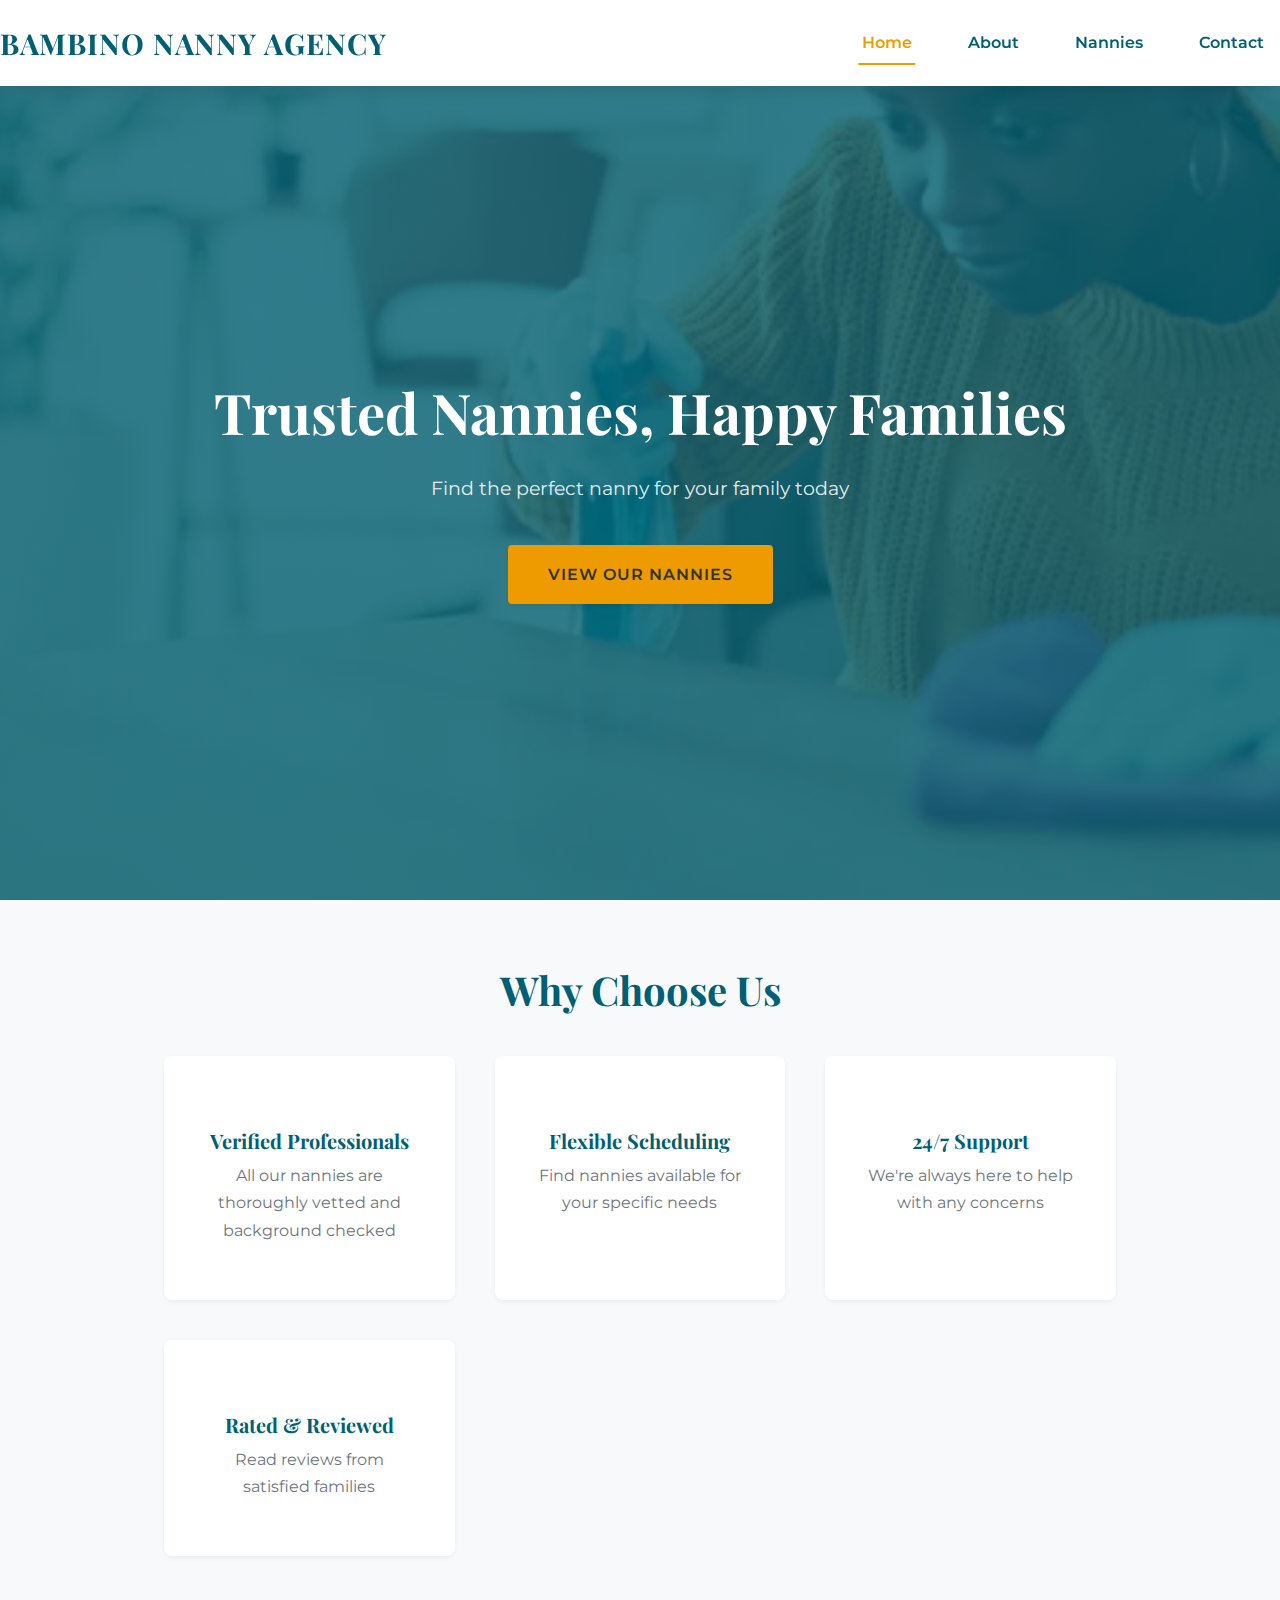
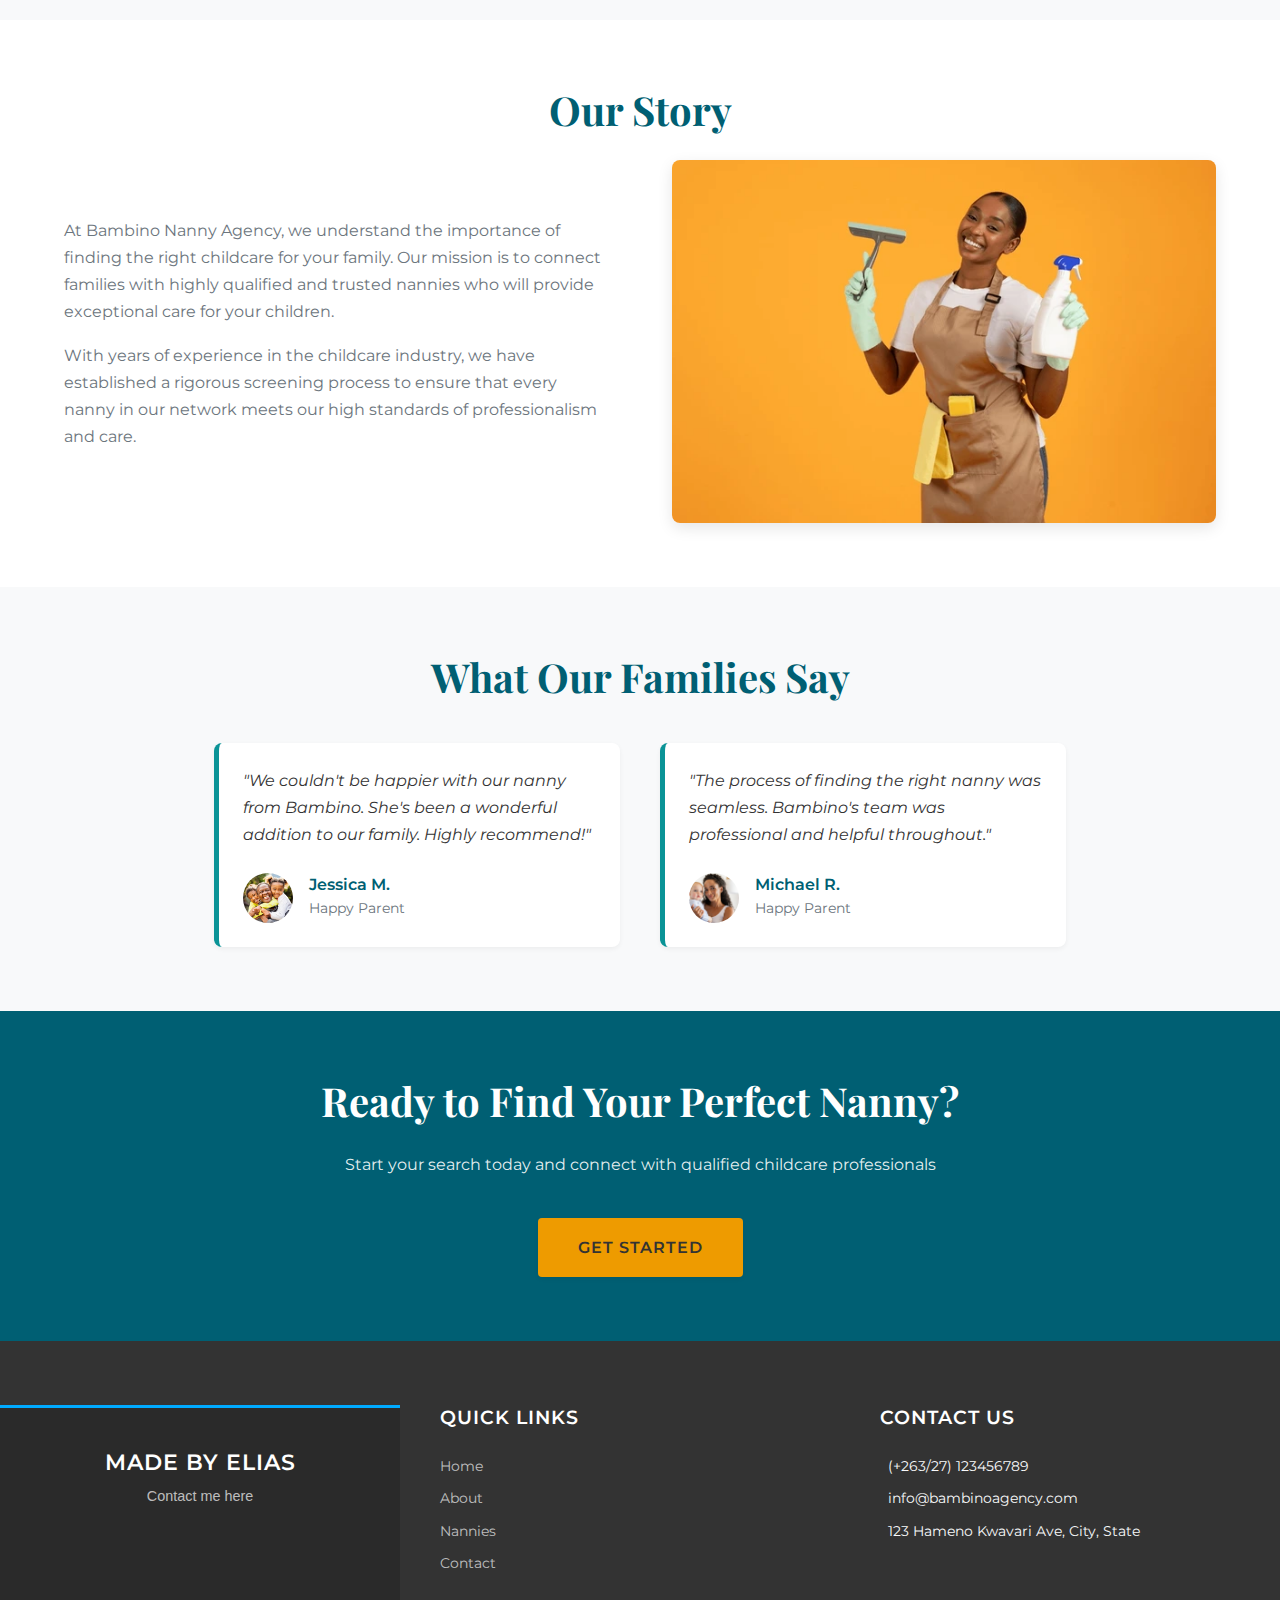
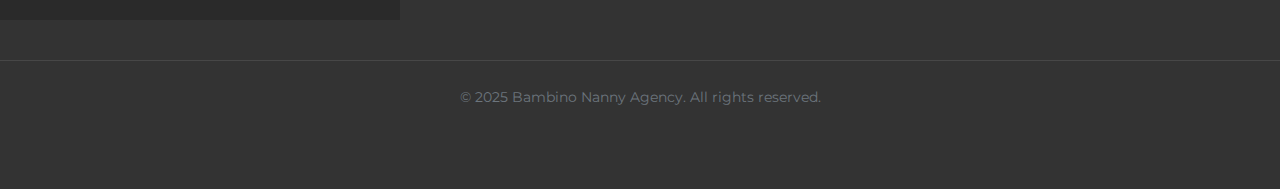
<file: index.html>
<!DOCTYPE html>
<html lang="en">
<head>
    <meta charset="UTF-8">
    <meta name="viewport" content="width=device-width, initial-scale=1.0">
    <title>Bambino Nanny Agency - Professional Childcare Services</title>
    <meta name="description" content="Find trusted and professional nannies for your family. Bambino Nanny Agency provides verified childcare services with 24/7 support.">
    <link href="https://fonts.googleapis.com/css2?family=Poppins:wght@300;400;500;600;700&display=swap" rel="stylesheet">
    <link rel="stylesheet" href="styles.css">
    <title>Nanny Service</title>
</head>
<body>
    <header>
        <nav>
            <div class="logo">BAMBINO NANNY AGENCY</div>
            <div class="mobile-menu">
                <button id="menu-btn" aria-label="Toggle menu">
                    <span></span>
                    <span></span>
                    <span></span>
                </button>
            </div>
            <ul class="nav-links">
                <li><a href="index.html" class="active" aria-label="Home">Home</a></li>
                <li><a href="pages/about.html" aria-label="About">About</a></li>
                <li><a href="pages/nannies.html" aria-label="Nannies">Nannies</a></li>
                <li><a href="pages/contact.html" aria-label="Contact">Contact</a></li>
            </ul>
        </nav>
    </header>

    <main>
        <section id="home" class="hero-section">
            <div class="hero-content">
                <h1>Trusted Nannies, Happy Families</h1>
                <p>Find the perfect nanny for your family today</p>
                <a href="pages/nannies.html" class="cta-button" aria-label="View Our Nannies">View Our Nannies</a>
            </div>
        </section>

        <section id="services" class="features-section">
            <div class="container">
                <h2>Why Choose Us</h2>
                <div class="features-grid">
                    <div class="feature-card">
                        <i class="fas fa-check-circle"></i>
                        <h3>Verified Professionals</h3>
                        <p>All our nannies are thoroughly vetted and background checked</p>
                    </div>
                    <div class="feature-card">
                        <i class="fas fa-clock"></i>
                        <h3>Flexible Scheduling</h3>
                        <p>Find nannies available for your specific needs</p>
                    </div>
                    <div class="feature-card">
                        <i class="fas fa-shield-alt"></i>
                        <h3>24/7 Support</h3>
                        <p>We're always here to help with any concerns</p>
                    </div>
                    <div class="feature-card">
                        <i class="fas fa-star"></i>
                        <h3>Rated & Reviewed</h3>
                        <p>Read reviews from satisfied families</p>
                    </div>
                </div>
            </div>
        </section>

        <section id="about" class="about-section">
            <div class="container">
                <h2>Our Story</h2>
                <div class="story-content">
                    <div class="story-text">
                        <p>At Bambino Nanny Agency, we understand the importance of finding the right childcare for your family. Our mission is to connect families with highly qualified and trusted nannies who will provide exceptional care for your children.</p>
                        <p>With years of experience in the childcare industry, we have established a rigorous screening process to ensure that every nanny in our network meets our high standards of professionalism and care.</p>
                    </div>
                    <div class="story-image">
                        <img src="images/maid2.webp" alt="Professional Nanny with Children" loading="lazy">
                    </div>
                </div>
            </div>
        </section>

        <section id="testimonials" class="testimonials-section">
            <div class="container">
                <h2>What Our Families Say</h2>
                <div class="testimonials-container">
                    <div class="testimonial-card">
                        <div class="testimonial-content">
                            <p>"We couldn't be happier with our nanny from Bambino. She's been a wonderful addition to our family. Highly recommend!"</p>
                            <div class="testimonial-author">
                                <img src="images/parent1.jpg" alt="Happy Parent Jessica M." loading="lazy">
                                <div class="author-info">
                                    <h4>Jessica M.</h4>
                                    <p>Happy Parent</p>
                                </div>
                            </div>
                        </div>
                    </div>
                    <div class="testimonial-card">
                        <div class="testimonial-content">
                            <p>"The process of finding the right nanny was seamless. Bambino's team was professional and helpful throughout."</p>
                            <div class="testimonial-author">
                                <img src="images/parent2.jpg" alt="Happy Parent Michael R." loading="lazy">
                                <div class="author-info">
                                    <h4>Michael R.</h4>
                                    <p>Happy Parent</p>
                                </div>
                            </div>
                        </div>
                    </div>
                </div>
            </div>
        </section>

        <section class="cta-section">
            <div class="container">
                <div class="cta-content">
                    <h2>Ready to Find Your Perfect Nanny?</h2>
                    <p>Start your search today and connect with qualified childcare professionals</p>
                    <a href="pages/contact.html" class="cta-button" aria-label="Get Started">Get Started</a>
                </div>
            </div>
        </section>
    </main>

    <footer>
        <div class="footer-content">
            <div class="footer-section" style="background-color: #2a2a2a; /* Dark charcoal background */
                                     color: #e0e0e0; /* Light gray text */
                                     padding: 40px 20px; /* Generous padding */
                                     text-align: center; /* Center align content */
                                     font-family: 'Segoe UI', Tahoma, Geneva, Verdana, sans-serif; /* Clean sans-serif font */
                                     border-top: 3px solid #00aaff; /* Accent color top border */">

    <h3 style="margin-top: 0;
               margin-bottom: 10px;
               font-size: 1.5em; /* Slightly larger heading */
               font-weight: 600; /* Semi-bold */
               color: #ffffff;"> <!-- Pure white for heading -->
        Made by Elias
    </h3>

    <a href="https://github.com/Elias-03" style="color: #00aaff; /* Bright blue accent link color */
                                                text-decoration: none; /* Remove underline */
                                                font-weight: 500;">
        <p style="margin: 5px 0 25px 0; /* Spacing above and more below */
                  font-size: 1em;
                  line-height: 1.5;">
            Contact me here
        </p>
    </a>

    <ul class="social-links" style="list-style: none; /* Remove bullet points */
                                    padding: 0; /* Remove default padding */
                                    margin: 0; /* Remove default margin */
                                    display: flex; /* Arrange items horizontally */
                                    justify-content: center; /* Center icons horizontally */
                                    gap: 20px; /* Space between icons */">

        <li style="display: inline-block;"> <!-- Inline-block is fallback if flex fails, but gap works with flex -->
            <a href="#" aria-label="Facebook" style="color: #e0e0e0; /* Match text color */
                                                     text-decoration: none;
                                                     font-size: 1.6em; /* Larger icons */">
                 <i class="fab fa-facebook"></i>
             </a>
        </li>

        <li style="display: inline-block;">
            <a href="#" aria-label="Instagram" style="color: #e0e0e0;
                                                      text-decoration: none;
                                                      font-size: 1.6em;">
                 <i class="fab fa-instagram"></i>
             </a>
        </li>

        <li style="display: inline-block;">
            <a href="#" aria-label="Twitter" style="color: #e0e0e0;
                                                     text-decoration: none;
                                                     font-size: 1.6em;">
                 <i class="fab fa-twitter"></i>
             </a>
        </li>
    </ul>
</div>

<!-- Make sure you have Font Awesome linked in the <head> of your HTML document for the icons to work -->
<!-- Example: <link rel="stylesheet" href="https://cdnjs.cloudflare.com/ajax/libs/font-awesome/5.15.4/css/all.min.css"> -->
            <div class="footer-section">
                <h3>Quick Links</h3>
                <ul>
                    <li><a href="index.html" aria-label="Home">Home</a></li>
                    <li><a href="pages/about.html" aria-label="About">About</a></li>
                    <li><a href="pages/nannies.html" aria-label="Nannies">Nannies</a></li>
                    <li><a href="pages/contact.html" aria-label="Contact">Contact</a></li>
                </ul>
            </div>
            <div class="footer-section">
                <h3>Contact Us</h3>
                <ul>
                    <li><i class="fas fa-phone"></i> (+263/27) 123456789</li>
                    <li><i class="fas fa-envelope"></i> info@bambinoagency.com</li>
                    <li><i class="fas fa-map-marker-alt"></i> 123 Hameno Kwavari Ave, City, State</li>
                </ul>
            </div>
        </div>
        <div class="footer-bottom">
            <p>&copy; 2025 Bambino Nanny Agency. All rights reserved.</p>
        </div>
    </footer>

    <script>
        // Mobile menu toggle
        const menuBtn = document.getElementById('menu-btn');
        const navLinks = document.querySelector('.nav-links');
        const body = document.body;

        menuBtn.addEventListener('click', () => {
            menuBtn.classList.toggle('active');
            navLinks.classList.toggle('active');
            body.classList.toggle('no-scroll');
        });

        // Close menu when clicking outside
        document.addEventListener('click', (e) => {
            if (navLinks.classList.contains('active') && !menuBtn.contains(e.target) && !navLinks.contains(e.target)) {
                menuBtn.classList.remove('active');
                navLinks.classList.remove('active');
                body.classList.remove('no-scroll');
            }
        });

        // Close menu when clicking a link
        document.querySelectorAll('.nav-links a').forEach(link => {
            link.addEventListener('click', () => {
                menuBtn.classList.remove('active');
                navLinks.classList.remove('active');
                body.classList.remove('no-scroll');
            });
        });

        // Smooth scroll for internal links
        document.querySelectorAll('a[href^="#"]').forEach(anchor => {
            anchor.addEventListener('click', function (e) {
                e.preventDefault();
                document.querySelector(this.getAttribute('href')).scrollIntoView({
                    behavior: 'smooth'
                });
            });
        });
    </script>
</body>
</html>
</file>
<file: styles.css>
/* Global Styles & Variables */
@import url('https://fonts.googleapis.com/css2?family=Montserrat:wght@400;500;600;700&family=Playfair+Display:wght@700&display=swap');

:root {
    --primary-color: #005f73;
    /* Deep Teal */
    --secondary-color: #0a9396;
    /* Lighter Teal */
    --accent-color: #ee9b00;
    /* Gold/Orange */
    --text-color-dark: #333;
    --text-color-light: #f8f9fa;
    --text-color-muted: #6c757d;
    --bg-light: #f8f9fa;
    --bg-white: #ffffff;
    --border-color: #dee2e6;

    --font-heading: 'Playfair Display', serif;
    --font-body: 'Montserrat', sans-serif;

    --spacing-xs: 0.25rem;
    --spacing-sm: 0.5rem;
    --spacing-md: 1rem;
    --spacing-lg: 1.5rem;
    --spacing-xl: 2.5rem;
    --spacing-xxl: 4rem;

    --border-radius-sm: 4px;
    --border-radius-md: 8px;
    --box-shadow-light: 0 2px 5px rgba(0, 0, 0, 0.05);
    --box-shadow-medium: 0 5px 15px rgba(0, 0, 0, 0.1);
}

* {
    margin: 0;
    padding: 0;
    box-sizing: border-box;
}

html {
    scroll-behavior: smooth;
}

body {
    font-family: var(--font-body);
    line-height: 1.7;
    color: var(--text-color-dark);
    background-color: var(--bg-white);
    overflow-x: hidden;
    /* Prevent horizontal scroll */
    padding-top: 80px;
    /* Account for fixed header */
}

.container {
    max-width: 1200px;
    margin: 0 auto;
    padding: 0 var(--spacing-lg);
    width: 100%;
}

h1,
h2,
h3,
h4,
h5,
h6 {
    font-family: var(--font-heading);
    color: var(--primary-color);
    margin-bottom: var(--spacing-md);
    line-height: 1.3;
}

h1 {
    font-size: 3rem;
}

h2 {
    font-size: 2.5rem;
    margin-bottom: var(--spacing-lg);
    text-align: center;
}

h3 {
    font-size: 1.75rem;
}

h4 {
    font-size: 1.25rem;
}

p {
    margin-bottom: var(--spacing-md);
    color: var(--text-color-muted);
}

a {
    color: var(--secondary-color);
    text-decoration: none;
    transition: color 0.3s ease;
}

a:hover {
    color: var(--accent-color);
}

img {
    max-width: 100%;
    height: auto;
    display: block;
}

/* Header & Navigation */
header {
    background: var(--bg-white);
    box-shadow: var(--box-shadow-medium);
    position: fixed;
    width: 100%;
    top: 0;
    left: 0;
    z-index: 1000;
    padding: var(--spacing-sm) 0;
}

nav {
    display: flex;
    justify-content: space-between;
    align-items: center;
    height: 70px;
    /* Fixed height */
}

.logo {
    font-family: var(--font-heading);
    font-size: 1.8rem;
    font-weight: 700;
    color: var(--primary-color);
    text-transform: uppercase;
    letter-spacing: 1px;
}

.nav-links {
    display: flex;
    list-style: none;
    gap: var(--spacing-lg);
}

.nav-links a {
    color: var(--primary-color);
    font-weight: 600;
    padding: var(--spacing-sm) var(--spacing-md);
    border-radius: var(--border-radius-sm);
    position: relative;
    transition: color 0.3s ease, background-color 0.3s ease;
}

.nav-links a::after {
    content: '';
    position: absolute;
    width: 0;
    height: 2px;
    bottom: -5px;
    left: 50%;
    transform: translateX(-50%);
    background-color: var(--accent-color);
    transition: width 0.3s ease;
}

.nav-links a:hover,
.nav-links a.active {
    color: var(--accent-color);
}

.nav-links a:hover::after,
.nav-links a.active::after {
    width: 70%;
}

/* Mobile Navigation */
.mobile-menu {
    display: none;
    cursor: pointer;
}

#menu-btn {
    background: none;
    border: none;
    padding: var(--spacing-sm);
}

#menu-btn span {
    display: block;
    width: 25px;
    height: 3px;
    background: var(--primary-color);
    margin: 5px 0;
    transition: all 0.3s ease;
    border-radius: 2px;
}

#menu-btn.active span:nth-child(1) {
    transform: rotate(45deg) translate(5px, 5px);
}

#menu-btn.active span:nth-child(2) {
    opacity: 0;
}

#menu-btn.active span:nth-child(3) {
    transform: rotate(-45deg) translate(7px, -7px);
}

/* Sections General Styling */
section {
    padding: var(--spacing-xxl) 0;
}

section:nth-of-type(even) {
    background-color: var(--bg-light);
}

/* Hero Section (index.html) */
.hero-section {
    background: linear-gradient(rgba(0, 95, 115, 0.8), rgba(0, 95, 115, 0.8)), url('../images/maid1.webp') no-repeat center center/cover;
    /* Updated background image */
    color: var(--text-color-light);
    min-height: calc(100vh - 80px);
    /* Full viewport height minus header */
    display: flex;
    align-items: center;
    justify-content: center;
    text-align: center;
    padding: var(--spacing-xxl) var(--spacing-lg);
}

.hero-content h1 {
    font-size: 3.5rem;
    margin-bottom: var(--spacing-lg);
    color: var(--bg-white);
    font-weight: 700;
}

.hero-content p {
    font-size: 1.2rem;
    margin-bottom: var(--spacing-xl);
    color: rgba(255, 255, 255, 0.9);
    max-width: 600px;
    margin-left: auto;
    margin-right: auto;
}

/* Buttons */
.cta-button,
.submit-btn {
    display: inline-block;
    padding: var(--spacing-md) var(--spacing-xl);
    background-color: var(--accent-color);
    color: var(--text-color-dark);
    font-weight: 600;
    border-radius: var(--border-radius-sm);
    transition: background-color 0.3s ease, transform 0.2s ease, box-shadow 0.3s ease;
    border: none;
    cursor: pointer;
    text-transform: uppercase;
    letter-spacing: 1px;
    box-shadow: var(--box-shadow-light);
}

.cta-button:hover,
.submit-btn:hover {
    background-color: #ffb703;
    /* Darker Gold */
    color: var(--text-color-dark);
    transform: translateY(-2px);
    box-shadow: var(--box-shadow-medium);
}

/* Features Section (index.html) */
.features-section .container {
    max-width: 1000px;
}

.features-grid {
    display: grid;
    grid-template-columns: repeat(auto-fit, minmax(220px, 1fr));
    gap: var(--spacing-xl);
    margin-top: var(--spacing-xl);
}

.feature-card {
    background: var(--bg-white);
    padding: var(--spacing-xl);
    border-radius: var(--border-radius-md);
    text-align: center;
    box-shadow: var(--box-shadow-light);
    transition: transform 0.3s ease, box-shadow 0.3s ease;
}

.feature-card:hover {
    transform: translateY(-5px);
    box-shadow: var(--box-shadow-medium);
}

.feature-card i {
    font-size: 2.5rem;
    color: var(--secondary-color);
    margin-bottom: var(--spacing-lg);
    display: inline-block;
}

.feature-card h3 {
    font-size: 1.25rem;
    color: var(--primary-color);
    margin-bottom: var(--spacing-sm);
}

/* About Section (index.html & about.html) */
.about-section .story-content,
.story-section .story-content {
    display: grid;
    grid-template-columns: 1fr 1fr;
    gap: var(--spacing-xxl);
    align-items: center;
}

.story-image img {
    border-radius: var(--border-radius-md);
    box-shadow: var(--box-shadow-medium);
}

/* Testimonials Section (index.html) */
.testimonials-section .container {
    max-width: 900px;
}

.testimonials-container {
    display: grid;
    grid-template-columns: repeat(auto-fit, minmax(300px, 1fr));
    gap: var(--spacing-xl);
    margin-top: var(--spacing-xl);
}

.testimonial-card {
    background: var(--bg-white);
    padding: var(--spacing-lg);
    border-radius: var(--border-radius-md);
    box-shadow: var(--box-shadow-light);
    border-left: 5px solid var(--secondary-color);
}

.testimonial-content p:first-child {
    font-style: italic;
    margin-bottom: var(--spacing-lg);
    color: var(--text-color-dark);
}

.testimonial-author {
    display: flex;
    align-items: center;
    gap: var(--spacing-md);
}

.testimonial-author img {
    width: 50px;
    height: 50px;
    border-radius: 50%;
    object-fit: cover;
}

.testimonial-author h4 {
    margin-bottom: 0;
    font-size: 1rem;
    font-family: var(--font-body);
    font-weight: 600;
    color: var(--primary-color);
}

.testimonial-author p {
    margin-bottom: 0;
    font-size: 0.9rem;
}

/* CTA Section (index.html & about.html) */
.cta-section {
    background-color: var(--primary-color);
    color: var(--text-color-light);
    text-align: center;
}

.cta-section h2 {
    color: var(--bg-white);
}

.cta-section p {
    color: rgba(255, 255, 255, 0.9);
    margin-bottom: var(--spacing-xl);
    max-width: 600px;
    margin-left: auto;
    margin-right: auto;
}

/* Footer */
footer {
    background: var(--text-color-dark);
    color: var(--text-color-light);
    padding: var(--spacing-xxl) 0;
    font-size: 0.9rem;
}

.footer-content {
    display: grid;
    grid-template-columns: repeat(auto-fit, minmax(200px, 1fr));
    gap: var(--spacing-xl);
    margin-bottom: var(--spacing-xl);
}

.footer-section h3 {
    font-size: 1.2rem;
    color: var(--bg-white);
    margin-bottom: var(--spacing-lg);
    font-family: var(--font-body);
    font-weight: 600;
    text-transform: uppercase;
    letter-spacing: 1px;
}

.footer-section p {
    color: rgba(255, 255, 255, 0.7);
    margin-bottom: var(--spacing-sm);
}

.footer-section ul {
    list-style: none;
}

.footer-section ul li {
    margin-bottom: var(--spacing-sm);
}

.footer-section ul li a {
    color: rgba(255, 255, 255, 0.7);
    transition: color 0.3s ease;
}

.footer-section ul li a:hover {
    color: var(--accent-color);
}

.footer-section ul li i {
    margin-right: var(--spacing-sm);
    color: var(--secondary-color);
    width: 15px;
    /* Align icons */
    text-align: center;
}

.social-links {
    display: flex;
    gap: var(--spacing-md);
    margin-top: var(--spacing-md);
}

.social-links a {
    color: rgba(255, 255, 255, 0.7);
    font-size: 1.5rem;
    transition: color 0.3s ease;
}

.social-links a:hover {
    color: var(--accent-color);
}

.footer-bottom {
    text-align: center;
    padding-top: var(--spacing-lg);
    border-top: 1px solid rgba(255, 255, 255, 0.1);
    color: rgba(255, 255, 255, 0.5);
}

/* --- About Page Specific --- */
.about-hero-section {
    background: linear-gradient(rgba(0, 95, 115, 0.85), rgba(0, 95, 115, 0.85)), url('../images/about-hero.jpg') no-repeat center center/cover;
    /* Add a relevant background image */
    min-height: 50vh;
    color: var(--text-color-light);
    display: flex;
    align-items: center;
    justify-content: center;
    text-align: center;
}

.about-hero-content h2 {
    color: var(--bg-white);
}

.about-hero-content p {
    color: rgba(255, 255, 255, 0.9);
    font-size: 1.2rem;
}

.values-section {
    background-color: var(--bg-light);
}

.values-grid {
    display: grid;
    grid-template-columns: repeat(auto-fit, minmax(250px, 1fr));
    gap: var(--spacing-xl);
    margin-top: var(--spacing-xl);
}

.value-card {
    background: var(--bg-white);
    padding: var(--spacing-xl);
    border-radius: var(--border-radius-md);
    text-align: center;
    box-shadow: var(--box-shadow-light);
    transition: transform 0.3s ease, box-shadow 0.3s ease;
}

.value-card:hover {
    transform: translateY(-5px);
    box-shadow: var(--box-shadow-medium);
}

.value-card i {
    font-size: 2.5rem;
    color: var(--secondary-color);
    margin-bottom: var(--spacing-lg);
    display: inline-block;
}

.value-card h3 {
    font-size: 1.25rem;
    color: var(--primary-color);
    margin-bottom: var(--spacing-sm);
}

.team-section {
    padding-bottom: var(--spacing-xxl);
}

.team-grid {
    display: grid;
    grid-template-columns: repeat(auto-fit, minmax(250px, 1fr));
    gap: var(--spacing-xl);
    margin-top: var(--spacing-xl);
}

.team-member {
    text-align: center;
}

.team-member .member-image img {
    width: 150px;
    height: 150px;
    border-radius: 50%;
    object-fit: cover;
    margin: 0 auto var(--spacing-lg);
    box-shadow: var(--box-shadow-medium);
}

.team-member h3 {
    font-size: 1.25rem;
    color: var(--primary-color);
    margin-bottom: var(--spacing-xs);
}

.team-member p:first-of-type {
    /* Role */
    font-weight: 600;
    color: var(--secondary-color);
    margin-bottom: var(--spacing-sm);
}

.team-member p:last-of-type {
    /* Experience */
    font-size: 0.9rem;
    color: var(--text-color-muted);
    margin-bottom: 0;
}

/* --- Contact Page Specific --- */
.contact-hero-section {
    background: linear-gradient(rgba(0, 95, 115, 0.85), rgba(0, 95, 115, 0.85)), url('../images/contact-hero.jpg') no-repeat center center/cover;
    /* Add a relevant background image */
    min-height: 50vh;
    color: var(--text-color-light);
    display: flex;
    align-items: center;
    justify-content: center;
    text-align: center;
}

.contact-hero-section h2 {
    color: var(--bg-white);
}

.contact-hero-section p {
    color: rgba(255, 255, 255, 0.9);
    font-size: 1.2rem;
}

.contact-info-section {
    background-color: var(--bg-light);
}

.contact-grid {
    display: grid;
    grid-template-columns: repeat(auto-fit, minmax(280px, 1fr));
    gap: var(--spacing-xl);
    margin-top: var(--spacing-xl);
}

.contact-card {
    background: var(--bg-white);
    padding: var(--spacing-xl);
    border-radius: var(--border-radius-md);
    text-align: center;
    box-shadow: var(--box-shadow-light);
    transition: transform 0.3s ease, box-shadow 0.3s ease;
}

.contact-card:hover {
    transform: translateY(-5px);
    box-shadow: var(--box-shadow-medium);
}

.contact-card i {
    font-size: 2.5rem;
    color: var(--secondary-color);
    margin-bottom: var(--spacing-lg);
    display: inline-block;
}

.contact-card h3 {
    font-size: 1.25rem;
    color: var(--primary-color);
    margin-bottom: var(--spacing-sm);
}

.contact-form-section .container {
    max-width: 800px;
}

.form-wrapper {
    background: var(--bg-white);
    padding: var(--spacing-xl);
    border-radius: var(--border-radius-md);
    box-shadow: var(--box-shadow-medium);
}

.form-wrapper h2 {
    text-align: left;
    margin-bottom: var(--spacing-xl);
}

.form-group {
    margin-bottom: var(--spacing-lg);
}

.form-group input,
.form-group select,
.form-group textarea {
    width: 100%;
    padding: var(--spacing-md);
    border: 1px solid var(--border-color);
    border-radius: var(--border-radius-sm);
    font-family: inherit;
    font-size: 1rem;
    transition: border-color 0.3s ease, box-shadow 0.3s ease;
}

.form-group input:focus,
.form-group select:focus,
.form-group textarea:focus {
    outline: none;
    border-color: var(--secondary-color);
    box-shadow: 0 0 0 3px rgba(10, 147, 150, 0.2);
    /* Lighter teal focus */
}

.form-group textarea {
    min-height: 150px;
    resize: vertical;
}

.submit-btn {
    width: auto;
    /* Don't force full width */
    padding: var(--spacing-md) var(--spacing-xl);
}

.map-section {
    padding-bottom: var(--spacing-xxl);
}

.map-container {
    border-radius: var(--border-radius-md);
    overflow: hidden;
    /* Ensures iframe respects border-radius */
    box-shadow: var(--box-shadow-medium);
    line-height: 0;
    /* Prevent extra space below iframe */
}

.map-container iframe {
    border: 0;
    width: 100%;
    height: 450px;
}

/* --- Nannies Page Specific --- */
.nannies-section .container {
    max-width: 1100px;
}

.section-header {
    text-align: center;
    margin-bottom: var(--spacing-xl);
}

.section-header h2 {
    margin-bottom: var(--spacing-sm);
}

.nanny-filters {
    display: flex;
    justify-content: center;
    gap: var(--spacing-lg);
    margin-bottom: var(--spacing-xl);
    flex-wrap: wrap;
}

.nanny-filters select {
    padding: var(--spacing-sm) var(--spacing-md);
    border: 1px solid var(--border-color);
    border-radius: var(--border-radius-sm);
    font-family: inherit;
    min-width: 200px;
}

.nanny-cards-container {
    display: grid;
    grid-template-columns: repeat(auto-fit, minmax(280px, 1fr));
    gap: var(--spacing-xl);
}

.nanny-card {
    background: var(--bg-white);
    border-radius: var(--border-radius-md);
    box-shadow: var(--box-shadow-light);
    overflow: hidden;
    /* Ensure image fits */
    transition: transform 0.3s ease, box-shadow 0.3s ease;
    display: flex;
    flex-direction: column;
}

.nanny-card:hover {
    transform: translateY(-5px);
    box-shadow: var(--box-shadow-medium);
}

.nanny-card img {
    width: 100%;
    height: 250px;
    /* Fixed height for consistency */
    object-fit: cover;
}

.nanny-card h3 {
    font-size: 1.3rem;
    margin: var(--spacing-lg) var(--spacing-lg) var(--spacing-sm);
    color: var(--primary-color);
}

.nanny-card p {
    font-size: 0.9rem;
    margin-bottom: var(--spacing-xs);
    padding: 0 var(--spacing-lg);
    color: var(--text-color-muted);
}

.nanny-card p strong {
    color: var(--text-color-dark);
    font-weight: 600;
}

.nanny-card button {
    margin: var(--spacing-lg) var(--spacing-lg) var(--spacing-lg);
    padding: var(--spacing-sm) var(--spacing-lg);
    background-color: var(--secondary-color);
    color: var(--bg-white);
    border: none;
    border-radius: var(--border-radius-sm);
    cursor: pointer;
    transition: background-color 0.3s ease;
    font-weight: 500;
    align-self: flex-start;
    /* Align button left */
}

.nanny-card button:hover {
    background-color: var(--primary-color);
    transform: none;
    /* Override general button hover */
    box-shadow: none;
}

/* Modal Styling */
.modal {
    display: none;
    /* Hidden by default */
    position: fixed;
    z-index: 1001;
    left: 0;
    top: 0;
    width: 100%;
    height: 100%;
    overflow: auto;
    background-color: rgba(0, 0, 0, 0.6);
    padding-top: 60px;
}

.modal-content {
    background-color: var(--bg-white);
    margin: 5% auto;
    padding: var(--spacing-xl);
    border-radius: var(--border-radius-md);
    max-width: 500px;
    position: relative;
    box-shadow: 0 10px 30px rgba(0, 0, 0, 0.2);
}

.modal-content h2 {
    text-align: left;
    margin-bottom: var(--spacing-lg);
}

.modal .close {
    color: #aaa;
    position: absolute;
    top: var(--spacing-md);
    right: var(--spacing-lg);
    font-size: 28px;
    font-weight: bold;
    cursor: pointer;
}

.modal .close:hover,
.modal .close:focus {
    color: var(--text-color-dark);
    text-decoration: none;
}

.modal form input[type="text"],
.modal form input[type="email"],
.modal form input[type="tel"] {
    margin-bottom: var(--spacing-lg);
}

.modal form button[type="submit"] {
    width: 100%;
}


/* Responsive Design Adjustments */
@media (max-width: 992px) {
    h1 {
        font-size: 2.8rem;
    }

    h2 {
        font-size: 2.2rem;
    }

    h3 {
        font-size: 1.5rem;
    }

    .hero-content h1 {
        font-size: 3rem;
    }

    .about-section .story-content,
    .story-section .story-content {
        gap: var(--spacing-xl);
    }
}

/* Admin Page Styles */
#login-form {
    width: 300px;
    margin: 50px auto;
    padding: 20px;
    border: 1px solid #ccc;
    border-radius: 5px;
    text-align: center;
}

#login-form label {
    display: block;
    margin-bottom: 5px;
    font-weight: bold;
}

#login-form input {
    width: 100%;
    padding: 8px;
    margin-bottom: 15px;
    border: 1px solid #ccc;
    border-radius: 4px;
    box-sizing: border-box;
}

#login-form button {
    background-color: #007bff;
    color: white;
    padding: 10px 15px;
    border: none;
    border-radius: 4px;
    cursor: pointer;
}

#admin-content {
    width: 80%;
    margin: 20px auto;
    padding: 20px;
    border: 1px solid #ccc;
    border-radius: 5px;
}

#nanny-form {
    margin-bottom: 20px;
    padding: 15px;
    border: 1px solid #ddd;
    border-radius: 5px;
}

#nanny-form label {
    display: block;
    margin-bottom: 5px;
    font-weight: bold;
}

#nanny-form input,
#nanny-form textarea {
    width: 100%;
    padding: 8px;
    margin-bottom: 15px;
    border: 1px solid #ccc;
    border-radius: 4px;
    box-sizing: border-box;
}

#nanny-form button {
    background-color: #28a745;
    color: white;
    padding: 10px 15px;
    border: none;
    border-radius: 4px;
    cursor: pointer;
}

#nanny-list ul {
    list-style: none;
    padding: 0;
}

#nanny-list li {
    padding: 10px;
    border-bottom: 1px solid #eee;
}

#nanny-list li:last-child {
    border-bottom: none;
}

#nanny-list li button {
    background-color: #dc3545;
    color: white;
    padding: 5px 10px;
    border: none;
    border-radius: 4px;
    cursor: pointer;
    margin-left: 10px;
}

@media (max-width: 768px) {
    body {
        padding-top: 70px;
        /* Adjust for slightly smaller header */
    }

    header {
        padding: var(--spacing-xs) 0;
    }

    nav {
        height: 60px;
    }

    .logo {
        font-size: 1.5rem;
    }

    .mobile-menu {
        display: block;
        z-index: 1002;
        /* Above nav links */
    }

    .nav-links {
        display: none;
        /* Hide by default */
        position: fixed;
        top: 60px;
        /* Position below header */
        left: 0;
        width: 100%;
        height: calc(100vh - 60px);
        background: var(--bg-white);
        flex-direction: column;
        padding: var(--spacing-xl) var(--spacing-lg);
        gap: var(--spacing-md);
        overflow-y: auto;
        transform: translateX(-100%);
        transition: transform 0.3s ease-in-out;
        box-shadow: 5px 0 15px rgba(0, 0, 0, 0.1);
        z-index: 1001;
    }

    .nav-links.active {
        display: flex;
        /* Show when active */
        transform: translateX(0);
    }

    .nav-links li {
        width: 100%;
        text-align: center;
    }

    .nav-links a {
        display: block;
        padding: var(--spacing-md);
    }

    .nav-links a::after {
        display: none;
        /* Remove underline effect on mobile */
    }

    .nav-links a:hover,
    .nav-links a.active {
        background-color: var(--bg-light);
        color: var(--accent-color);
    }

    body.no-scroll {
        overflow: hidden;
        /* Prevent body scroll when mobile menu is open */
    }

    h1 {
        font-size: 2.5rem;
    }

    h2 {
        font-size: 2rem;
    }

    h3 {
        font-size: 1.4rem;
    }

    .hero-content h1 {
        font-size: 2.5rem;
    }

    .hero-content p {
        font-size: 1rem;
    }

    .about-section .story-content,
    .story-section .story-content {
        grid-template-columns: 1fr;
    }

    .story-image {
        margin-top: var(--spacing-xl);
    }

    .footer-content {
        grid-template-columns: 1fr;
        /* Stack footer sections */
        text-align: center;
    }

    .footer-section {
        margin-bottom: var(--spacing-lg);
    }

    .social-links {
        justify-content: center;
    }

    .footer-section ul {
        padding-left: 0;
    }
}

@media (max-width: 480px) {
    h1 {
        font-size: 2rem;
    }

    h2 {
        font-size: 1.8rem;
    }

    h3 {
        font-size: 1.2rem;
    }

    .hero-content h1 {
        font-size: 2.2rem;
    }

    section {
        padding: var(--spacing-xl) 0;
    }

    .container {
        padding: 0 var(--spacing-md);
    }

    .features-grid,
    .values-grid,
    .team-grid,
    .contact-grid,
    .nanny-cards-container {
        gap: var(--spacing-lg);
    }

    .cta-button,
    .submit-btn {
        padding: var(--spacing-sm) var(--spacing-lg);
        font-size: 0.9rem;
    }

    .modal-content {
        margin: 10% auto;
        padding: var(--spacing-lg);
    }
}
</file>
